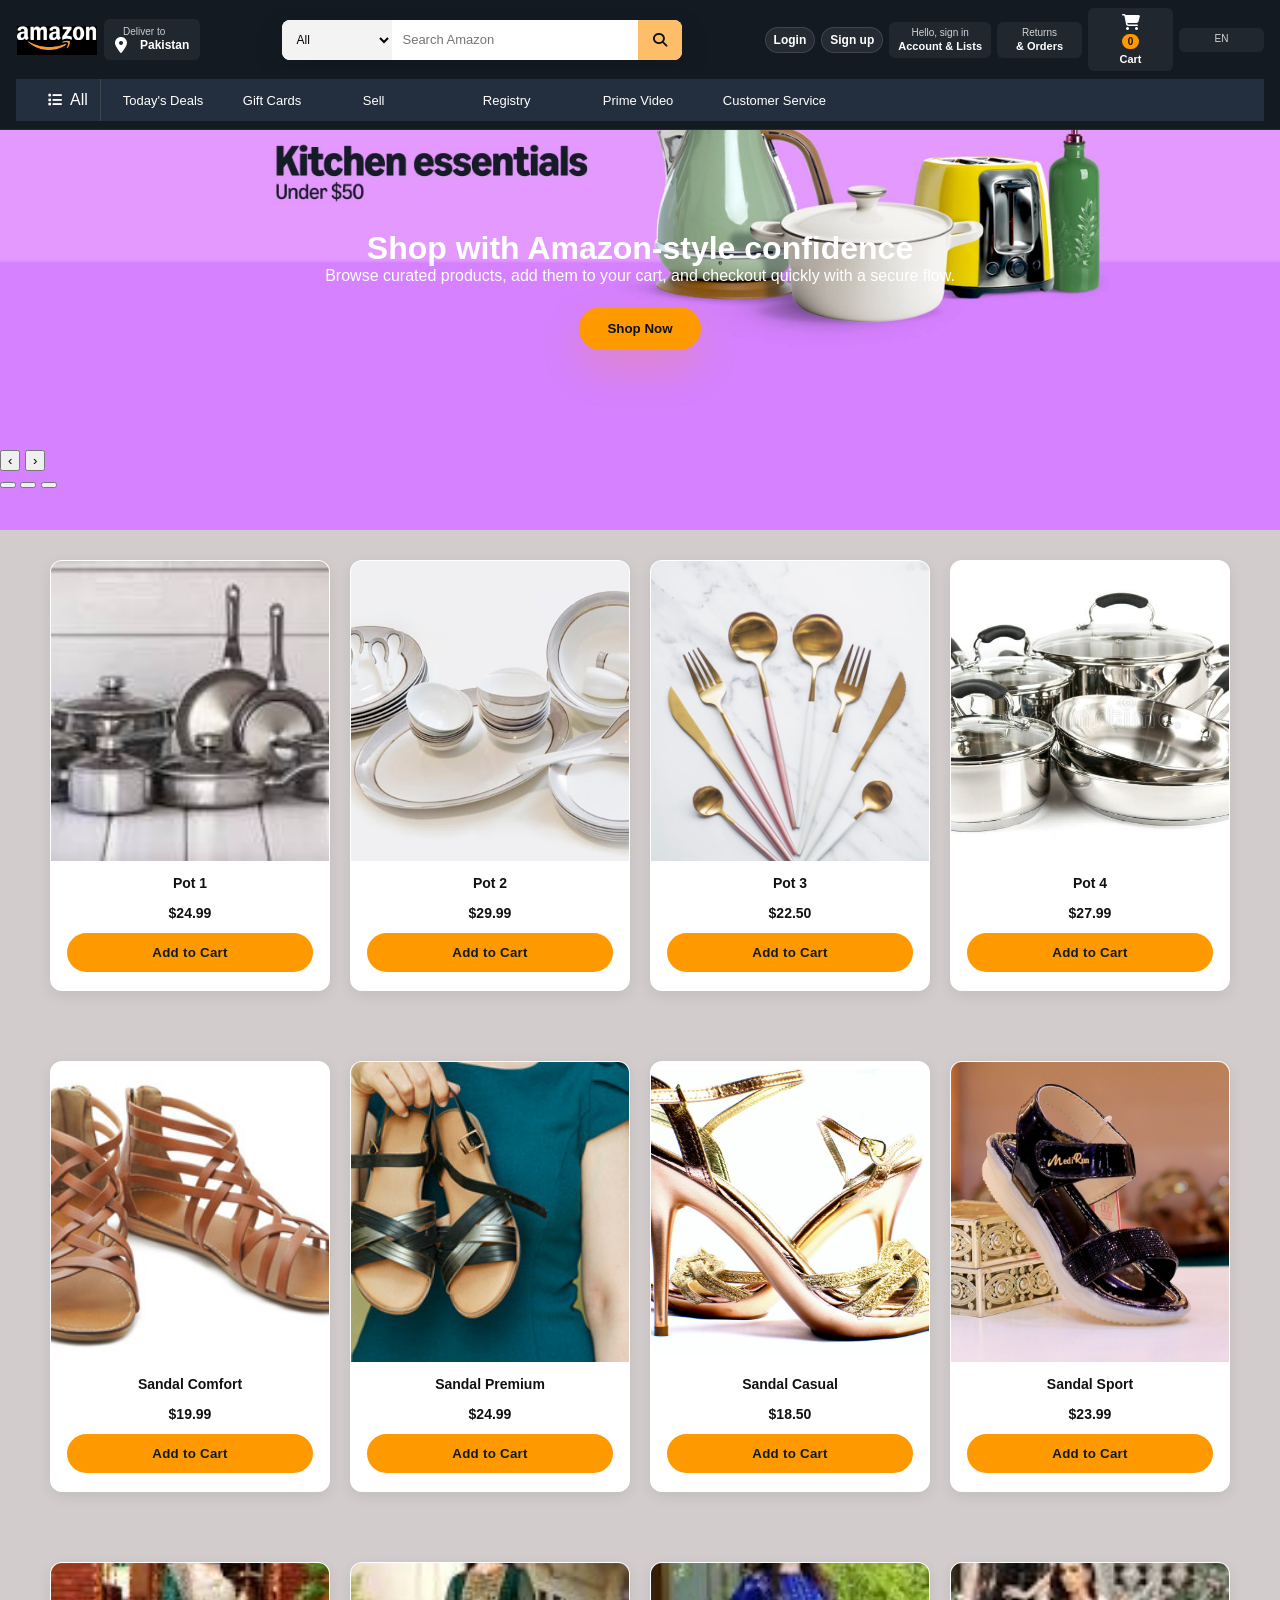
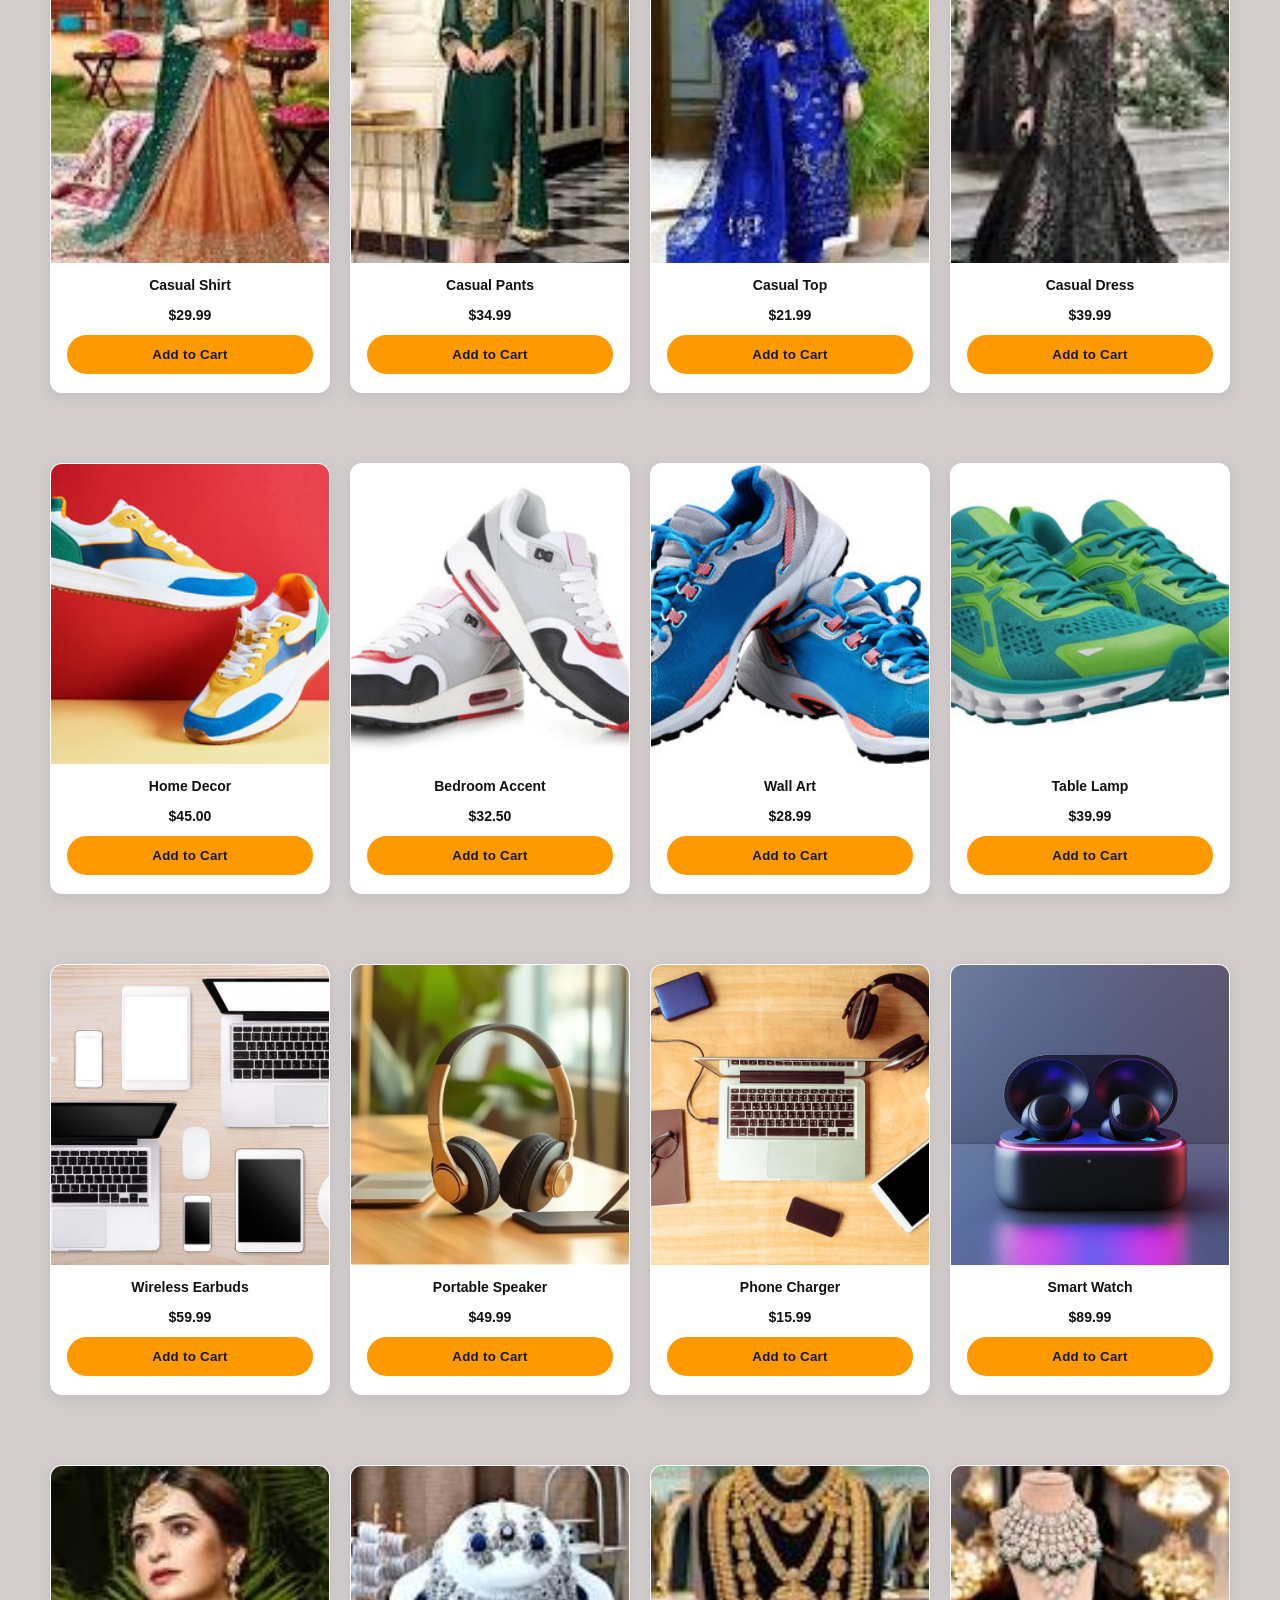
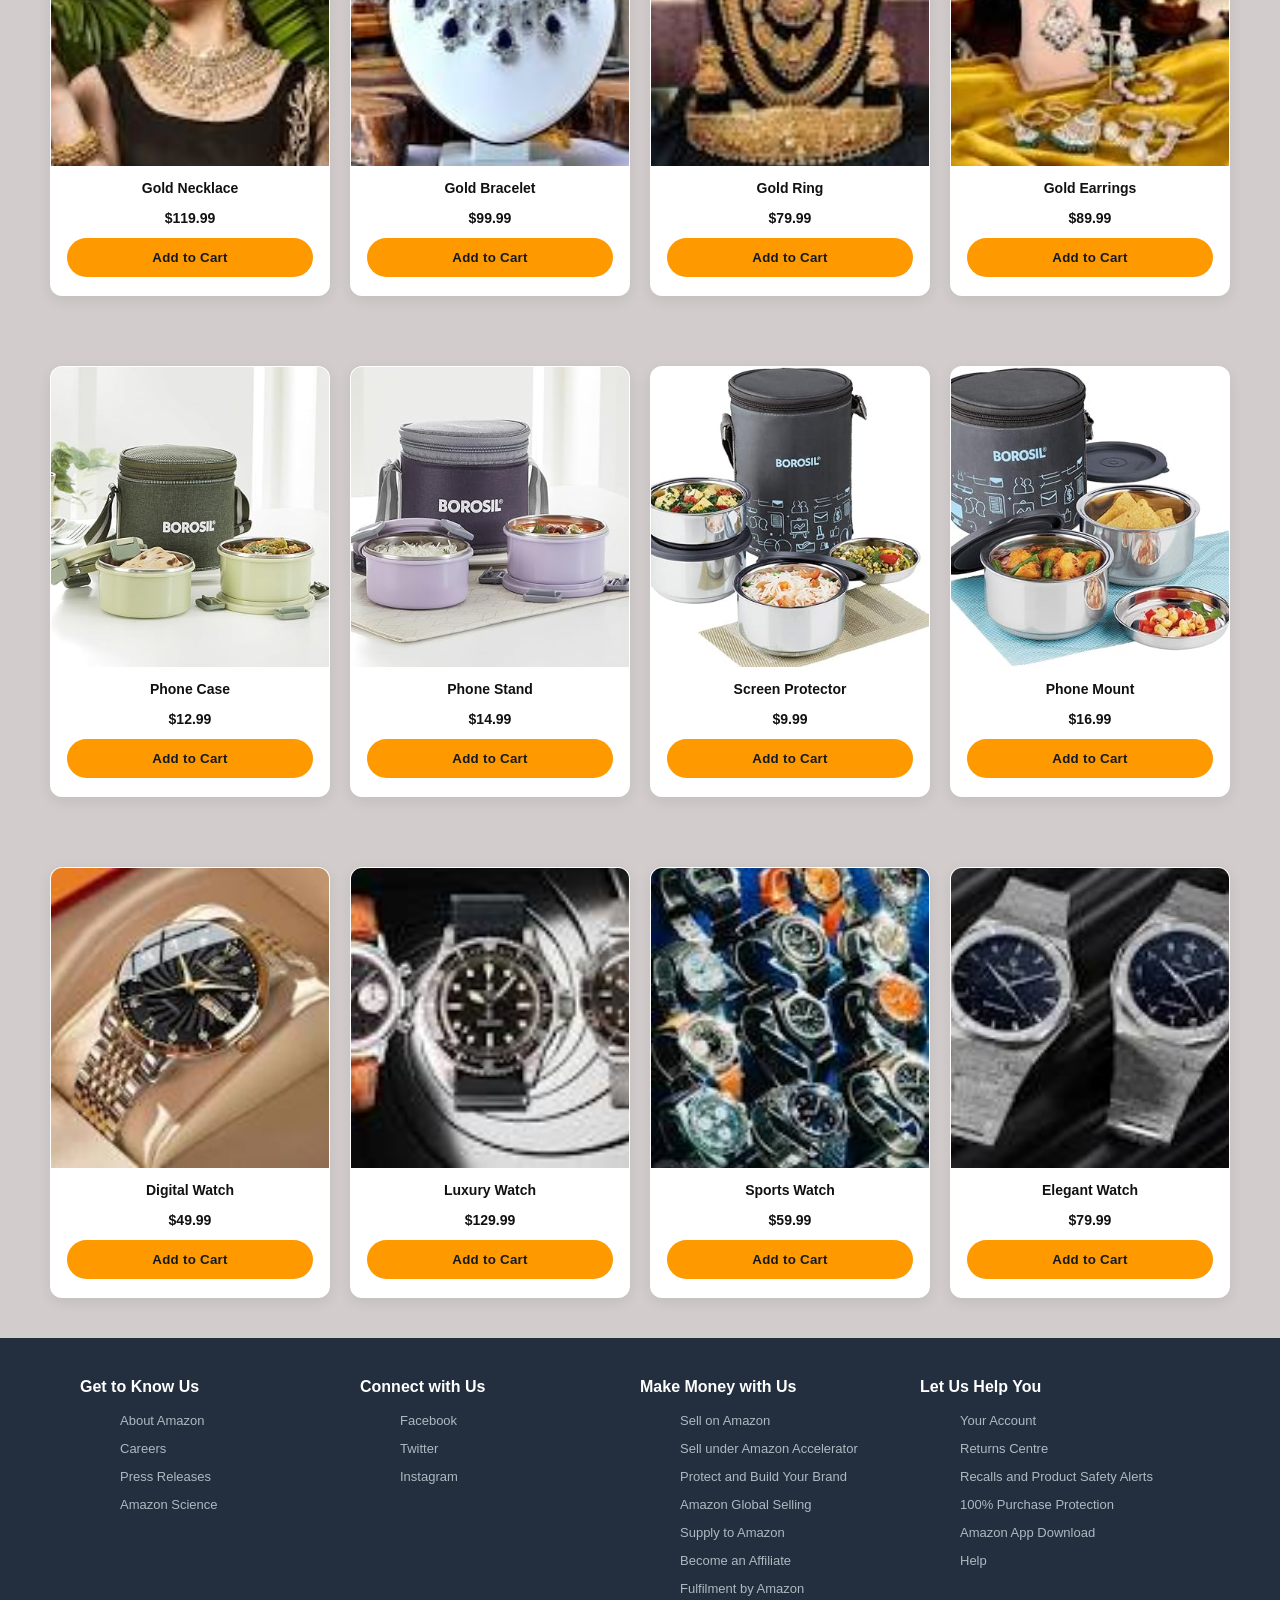
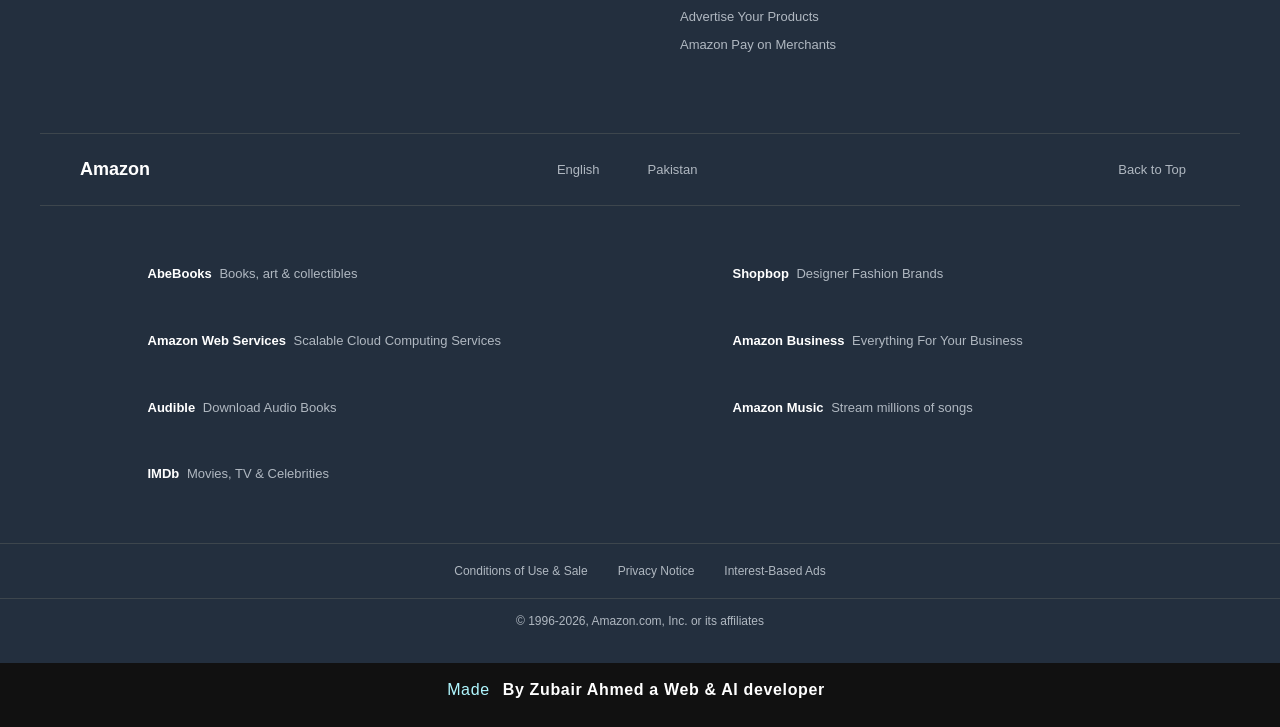
<file: index.html>
<!DOCTYPE html>
<html lang="en">
<head>
    <meta charset="UTF-8">
    <meta name="viewport" content="width=device-width, initial-scale=1.0">
    <title>Amazon Shopping Demo</title>
    <!-- Use a compatible Font Awesome CDN so the icon classes render correctly -->
    <link rel="stylesheet" href="https://cdnjs.cloudflare.com/ajax/libs/font-awesome/6.4.0/css/all.min.css" crossorigin="anonymous" referrerpolicy="no-referrer" />
    <link rel="stylesheet" href="style.css">
    <link rel="stylesheet" href="assets/css/buying-process.css">
</head>
<body id="top">
    <header>
        <div class="navbar">
            <div class="navbar-top">
                <div class="nav-left">
                    <div class="nav-logo border">
                        <div class="logo"></div>
                    </div>
                    <div class="nav-address border">
                        <p class="add-first">Deliver to</p>
                        <div class="add-icon">
                            <i class="fa-solid fa-location-dot"></i>
                            <p class="add-second">Pakistan</p>
                        </div>
                    </div>
                </div>
                <div class="nav-search">
                    <select class="search-select">
                        <option value="All">All</option>
                    </select>
                    <input class="search-input" type="text" placeholder="Search Amazon">
                    <div class="search-icon">
                        <i class="fa-solid fa-magnifying-glass"></i>
                    </div>
                </div>
                <div class="nav-actions">
                    <div class="nav-admin">
                        <a href="#" class="login-link">Login</a>
                        <a href="#" class="signup-link">Sign up</a>
                    </div>
                    <div class="nav-item nav-account">
                        <p class="small">Hello, sign in</p>
                        <p class="big">Account &amp; Lists</p>
                    </div>
                    <div class="nav-item nav-returns">
                        <p class="small">Returns</p>
                        <p class="big">&amp; Orders</p>
                    </div>
                    <div class="nav-item nav-cart">
                        <i class="fa-solid fa-cart-shopping"></i>
                        <span class="cart-count">0</span>
                        <p class="big">Cart</p>
                    </div>
                    <div class="nav-item nav-lang">
                        <p class="small">EN</p>
                    </div>
                </div>
            </div>
            <div class="panel">
                <div class="panel-all">
                    <i class="fa-solid fa-list"></i>
                    All
                </div>
            <div class="panel-links">
                <a href="https://www.amazon.com/gp/goldbox?ref_=nav_cs_gb">Today's Deals</a>
                <a href="https://www.amazon.com/gift-cards/b/?ie=UTF8&node=2238192011&ref_=nav_cs_gc">Gift Cards</a>
                <a href="https://www.amazon.com/b/?_encoding=UTF8&ld=AZUSSOA-sell&node=12766669011&ref_=nav_cs_sell">Sell</a>
                <a href="https://www.amazon.com/gp/browse.html?node=16115931011&ref_=nav_cs_registry">Registry</a>
                <a href="https://www.amazon.com/Amazon-Video/b/?ie=UTF8&node=2858778011&ref_=nav_cs_prime_video">Prime Video</a>
                <a href="https://www.amazon.com/gp/help/customer/display.html?nodeId=508510&ref_=nav_cs_customerservice">Customer Service</a>
            </div>
        </div>
    </header>
    <div class="hero-sec">
        <div class="hero-slider">
            <div class="hero-slide" style="background-image:url('images/amazonlogo.jpg');"></div>
            <div class="hero-slide" style="background-image:url('images/w3.jpg');"></div>
            <div class="hero-slide" style="background-image:url('images/amazonlogo2.jpg');"></div>
        </div>
        <div class="hero-content">
            <h1>Shop with Amazon-style confidence</h1>
            <p>Browse curated products, add them to your cart, and checkout quickly with a secure flow.</p>
            <button class="shop-now">Shop Now</button>
        </div>
        <div class="hero-controls">
            <button class="hero-nav hero-prev" type="button" aria-label="Previous slide">‹</button>
            <button class="hero-nav hero-next" type="button" aria-label="Next slide">›</button>
        </div>
        <div class="hero-dot-nav" aria-label="Slide navigation">
            <button class="hero-dot active" type="button" data-slide="0" aria-label="Slide 1"></button>
            <button class="hero-dot" type="button" data-slide="1" aria-label="Slide 2"></button>
            <button class="hero-dot" type="button" data-slide="2" aria-label="Slide 3"></button>
        </div>
    </div>

    <section class="shop-sect">
        <div class="shop-card cat-pots">
            <img src="images/pot1.jpg" alt="Pot 1">
            <p>Pot 1</p>
        </div>
        <div class="shop-card cat-pots">
            <img src="images/pot2.jpg" alt="Pot 2">
            <p>Pot 2</p>
        </div>
        <div class="shop-card cat-pots">
            <img src="images/pot3.jpg" alt="Pot 3">
            <p>Pot 3</p>
        </div>
        <div class="shop-card cat-pots">
            <img src="images/pot4.jpg" alt="Pot 4">
            <p>Pot 4</p>
        </div>
    </section>

    <section class="shop-sect">
        <div class="shop-card cat-footwear">
            <img src="images/sandle1.jpg" alt="Sandal Comfort">
            <p>Sandal Comfort</p>
        </div>
        <div class="shop-card cat-footwear">
            <img src="images/sandle2.jpg" alt="Sandal Premium">
            <p>Sandal Premium</p>
        </div>
        <div class="shop-card cat-footwear">
            <img src="images/sandle3.jpg" alt="Sandal Casual">
            <p>Sandal Casual</p>
        </div>
        <div class="shop-card cat-footwear">
            <img src="images/sandle4.jpg" alt="Sandal Sport">
            <p>Sandal Sport</p>
        </div>
    </section>
    <section class="shop-sect">
        <div class="shop-card cat-clothing">
            <img src="images/c4.jpg" alt="Casual Shirt">
            <p>Casual Shirt</p>
        </div>
        <div class="shop-card cat-clothing">
            <img src="images/c3.jpg" alt="Casual Pants">
            <p>Casual Pants</p>
        </div>
        <div class="shop-card cat-clothing">
            <img src="images/c2.jpg" alt="Casual Top">
            <p>Casual Top</p>
        </div>
        <div class="shop-card cat-clothing">
            <img src="images/c1.jpg" alt="Casual Dress">
            <p>Casual Dress</p>
        </div>
    </section>
    <section class="shop-sect">
        <div class="shop-card cat-home">
            <img src="images/image7.jpg" alt="Home Decor">
            <p>Home Decor</p>
        </div>
        <div class="shop-card cat-home">
            <img src="images/image6.jpg" alt="Bedroom Accent">
            <p>Bedroom Accent</p>
        </div>
        <div class="shop-card cat-home">
            <img src="images/image5.jpg" alt="Wall Art">
            <p>Wall Art</p>
        </div>
        <div class="shop-card cat-home">
            <img src="images/image4.jpg" alt="Table Lamp">
            <p>Table Lamp</p>
        </div>
    </section>
     <section class="shop-sect">
        <div class="shop-card cat-electronics">
            <img src="images/electronic6.jpg" alt="Wireless Earbuds">
            <p>Wireless Earbuds</p>
        </div>
        <div class="shop-card cat-electronics">
            <img src="images/electronic4.jpg" alt="Portable Speaker">
            <p>Portable Speaker</p>
        </div>
        <div class="shop-card cat-electronics">
            <img src="images/electronic3.jpg" alt="Phone Charger">
            <p>Phone Charger</p>
        </div>
        <div class="shop-card cat-electronics">
            <img src="images/electronic5.jpg" alt="Smart Watch">
            <p>Smart Watch</p>
        </div>
    </section>
    <section class="shop-sect">
        <div class="shop-card cat-jewelry">
            <img src="images/gold4.jpg" alt="Gold Necklace">
            <p>Gold Necklace</p>
        </div>
        <div class="shop-card cat-jewelry">
            <img src="images/gold3.jpg" alt="Gold Bracelet">
            <p>Gold Bracelet</p>
        </div>
        <div class="shop-card cat-jewelry">
            <img src="images/gold2.jpg" alt="Gold Ring">
            <p>Gold Ring</p>
        </div>
        <div class="shop-card cat-jewelry">
            <img src="images/gold1.jpg" alt="Gold Earrings">
            <p>Gold Earrings</p>
        </div>
    </section>
     <section class="shop-sect">
        <div class="shop-card cat-accessories">
            <img src="images/p3.jpg" alt="Phone Case">
            <p>Phone Case</p>
        </div>
        <div class="shop-card cat-accessories">
            <img src="images/p4.jpg" alt="Phone Stand">
            <p>Phone Stand</p>
        </div>
        <div class="shop-card cat-accessories">
            <img src="images/p2.jpg" alt="Screen Protector">
            <p>Screen Protector</p>
        </div>
        <div class="shop-card cat-accessories">
            <img src="images/p.jpg" alt="Phone Mount">
            <p>Phone Mount</p>
        </div>
    </section>
    <section class="shop-sect">
        <div class="shop-card cat-watches">
            <img src="images/w4.jpg" alt="Digital Watch">
            <p>Digital Watch</p>
        </div>
        <div class="shop-card cat-watches">
            <img src="images/w3.jpg" alt="Luxury Watch">
            <p>Luxury Watch</p>
        </div>
        <div class="shop-card cat-watches">
            <img src="images/w2.jpg" alt="Sports Watch">
            <p>Sports Watch</p>
        </div>
        <div class="shop-card cat-watches">
            <img src="images/w1.jpg" alt="Elegant Watch">
            <p>Elegant Watch</p>
        </div>
    </section>

    <div class="cart-drawer hidden" id="cartDrawer" aria-hidden="true">
        <div class="cart-backdrop" data-action="close"></div>
        <aside class="cart-panel" role="dialog" aria-label="Shopping cart overview">
            <button class="cart-close" data-action="close" aria-label="Close cart">×</button>
            <h2>Your cart</h2>
            <div class="cart-items" id="cartItems"></div>
            <div class="cart-summary">
                <div class="summary-row">
                    <span>Estimated total</span>
                    <strong id="cartTotal">$0.00</strong>
                </div>
                <button class="checkout-btn" id="checkoutBtn">Proceed to checkout</button>
            </div>
        </aside>
    </div>

    <footer class="footer">
        <div class="footer-content">
            <div class="footer-column">
                <h3>Get to Know Us</h3>
                <ul>
                    <li><a href="https://www.aboutamazon.in/?utm_source=gateway&utm_medium=footer">About Amazon</a></li>
                    <li><a href="https://amazon.jobs/">Careers</a></li>
                    <li><a href="https://press.aboutamazon.in/?utm_source=gateway&utm_medium=footer">Press Releases</a></li>
                    <li><a href="https://www.amazon.science/">Amazon Science</a></li>
                </ul>
            </div>

            <div class="footer-column">
                <h3>Connect with Us</h3>
                <ul>
                    <li><a href="https://www.facebook.com/AmazonIN">Facebook</a></li>
                    <li><a href="https://x.com/AmazonIN">Twitter</a></li>
                    <li><a href="https://www.instagram.com/amazondotin">Instagram</a></li>
                </ul>
            </div>

            <div class="footer-column">
                <h3>Make Money with Us</h3>
                <ul>
                    <li><a href="https://www.amazon.in/b/?node=2838698031&ld=AZINSOANavDesktopFooter_C&ref_=nav_footer_sell_C">Sell on Amazon</a></li>
                    <li><a href="https://accelerator.amazon.in/?ref_=map_1_b2b_GW_FT">Sell under Amazon Accelerator</a></li>
                    <li><a href="https://brandservices.amazon.in/?ref=AOINABRLGNRFOOT&ld=AOINABRLGNRFOOT">Protect and Build Your Brand</a></li>
                    <li><a href="https://sell.amazon.in/grow-your-business/amazon-global-selling.html?ld=AZIN_Footer_V1&ref=AZIN_Footer_V1">Amazon Global Selling</a></li>
                    <li><a href="https://supply.amazon.com/?ref_=footer_sta&lang=en-IN">Supply to Amazon</a></li>
                    <li><a href="https://affiliate-program.amazon.in/?utm_campaign=assocshowcase&utm_medium=footer&utm_source=GW&ref_=footer_assoc">Become an Affiliate</a></li>
                    <li><a href="https://services.amazon.in/services/fulfilment-by-amazon/benefits.html/ref=az_footer_fba?ld=AWRGINFBAfooter">Fulfilment by Amazon</a></li>
                    <li><a href="https://advertising.amazon.in/?ref=Amz.in">Advertise Your Products</a></li>
                    <li><a href="https://www.amazonpay.in/merchant">Amazon Pay on Merchants</a></li>
                </ul>
            </div>

            <div class="footer-column">
                <h3>Let Us Help You</h3>
                <ul>
                    <li><a href="https://www.amazon.in/gp/css/homepage.html?ref_=footer_ya">Your Account</a></li>
                    <li><a href="https://www.amazon.in/gp/css/returns/homepage.html?ref_=footer_hy_f_4">Returns Centre</a></li>
                    <li><a href="https://www.amazon.in/your-product-safety-alerts?ref_=footer_bsx_ypsa">Recalls and Product Safety Alerts</a></li>
                    <li><a href="https://www.amazon.in/gp/help/customer/display.html?nodeId=201083470&ref_=footer_swc">100% Purchase Protection</a></li>
                    <li><a href="https://www.amazon.in/gp/browse.html?node=6967393031&ref_=footer_mobapp">Amazon App Download</a></li>
                    <li><a href="https://www.amazon.in/gp/help/customer/display.html?nodeId=200507590&ref_=footer_gw_m_b_he">Help</a></li>
                </ul>
            </div>
        </div>

        <div class="footer-bottom">
            <div class="footer-logo">
                <a href="https://www.amazon.in/ref=footer_logo">Amazon</a>
            </div>
            <div class="footer-options">
                <a href="https://www.amazon.in/customer-preferences/edit?ie=UTF8&preferencesReturnUrl=%2F&ref_=footer_lang">English</a>
                <a href="https://www.amazon.in/customer-preferences/country?ie=UTF8&preferencesReturnUrl=%2F&ref_=footer_icp_cp">Pakistan</a>
            </div>
            <div class="back-to-top">
                <a href="#top">Back to Top</a>
            </div>
        </div>

        <div class="footer-links">
            <div class="footer-links-column">
                <a href="https://www.abebooks.com/"><strong>AbeBooks</strong> Books, art & collectibles</a>
                <a href="https://aws.amazon.com/what-is-cloud-computing/?sc_channel=EL&sc_campaign=IN_amazonfooter"><strong>Amazon Web Services</strong> Scalable Cloud Computing Services</a>
                <a href="https://www.audible.in/"><strong>Audible</strong> Download Audio Books</a>
                <a href="https://www.imdb.com/"><strong>IMDb</strong> Movies, TV & Celebrities</a>
            </div>
            <div class="footer-links-column">
                <a href="https://www.shopbop.com/"><strong>Shopbop</strong> Designer Fashion Brands</a>
                <a href="https://www.amazon.in/business?ref=footer_aingw"><strong>Amazon Business</strong> Everything For Your Business</a>
                <a href="https://www.amazon.in/music/player?ref=footer_apm"><strong>Amazon Music</strong> Stream millions of songs</a>
            </div>
        </div>

        <div class="footer-legal">
            <a href="https://www.amazon.in/gp/help/customer/display.html?nodeId=200545940&ref_=footer_cou">Conditions of Use & Sale</a>
            <a href="https://www.amazon.in/gp/help/customer/display.html?nodeId=200534380&ref_=footer_privacy">Privacy Notice</a>
            <a href="https://www.amazon.in/gp/help/customer/display.html?nodeId=202075050&ref_=footer_iba">Interest-Based Ads</a>
        </div>

        <div class="footer-copyright">
            <p>© 1996-2026, Amazon.com, Inc. or its affiliates</p>
        </div>
    </footer>
    <div class="created-by">
        <p>Made <span class="author-name"> By Zubair Ahmed a Web & AI developer</span></p>
    </div>
    <script>
        const heroSlider = document.querySelector('.hero-slider');
        const heroDots = document.querySelectorAll('.hero-dot');
        const prevHero = document.querySelector('.hero-prev');
        const nextHero = document.querySelector('.hero-next');
        let heroIndex = 0;
        const heroCount = heroDots.length;

        function setHeroSlide(index) {
            heroIndex = (index + heroCount) % heroCount;
            heroSlider.style.transform = `translateX(-${heroIndex * 100}%)`;
            heroDots.forEach((dot, dotIndex) => {
                dot.classList.toggle('active', dotIndex === heroIndex);
            });
        }

        function resetHeroAuto() {
            clearInterval(window.heroAutoRotate);
            window.heroAutoRotate = setInterval(() => setHeroSlide(heroIndex + 1), 5000);
        }

        if (heroSlider && heroDots.length) {
            prevHero?.addEventListener('click', () => {
                setHeroSlide(heroIndex - 1);
                resetHeroAuto();
            });
            nextHero?.addEventListener('click', () => {
                setHeroSlide(heroIndex + 1);
                resetHeroAuto();
            });
            heroDots.forEach((dot) => {
                dot.addEventListener('click', () => {
                    setHeroSlide(Number(dot.dataset.slide));
                    resetHeroAuto();
                });
            });
            // initialize to first slide and start auto-rotate
            setHeroSlide(0);
            window.heroAutoRotate = setInterval(() => setHeroSlide(heroIndex + 1), 5000);
        }
    </script>
    <script src="assets/js/cart.js" defer></script>
    <script src="assets/js/auth.js" defer></script>
</body>
</html>
</file>
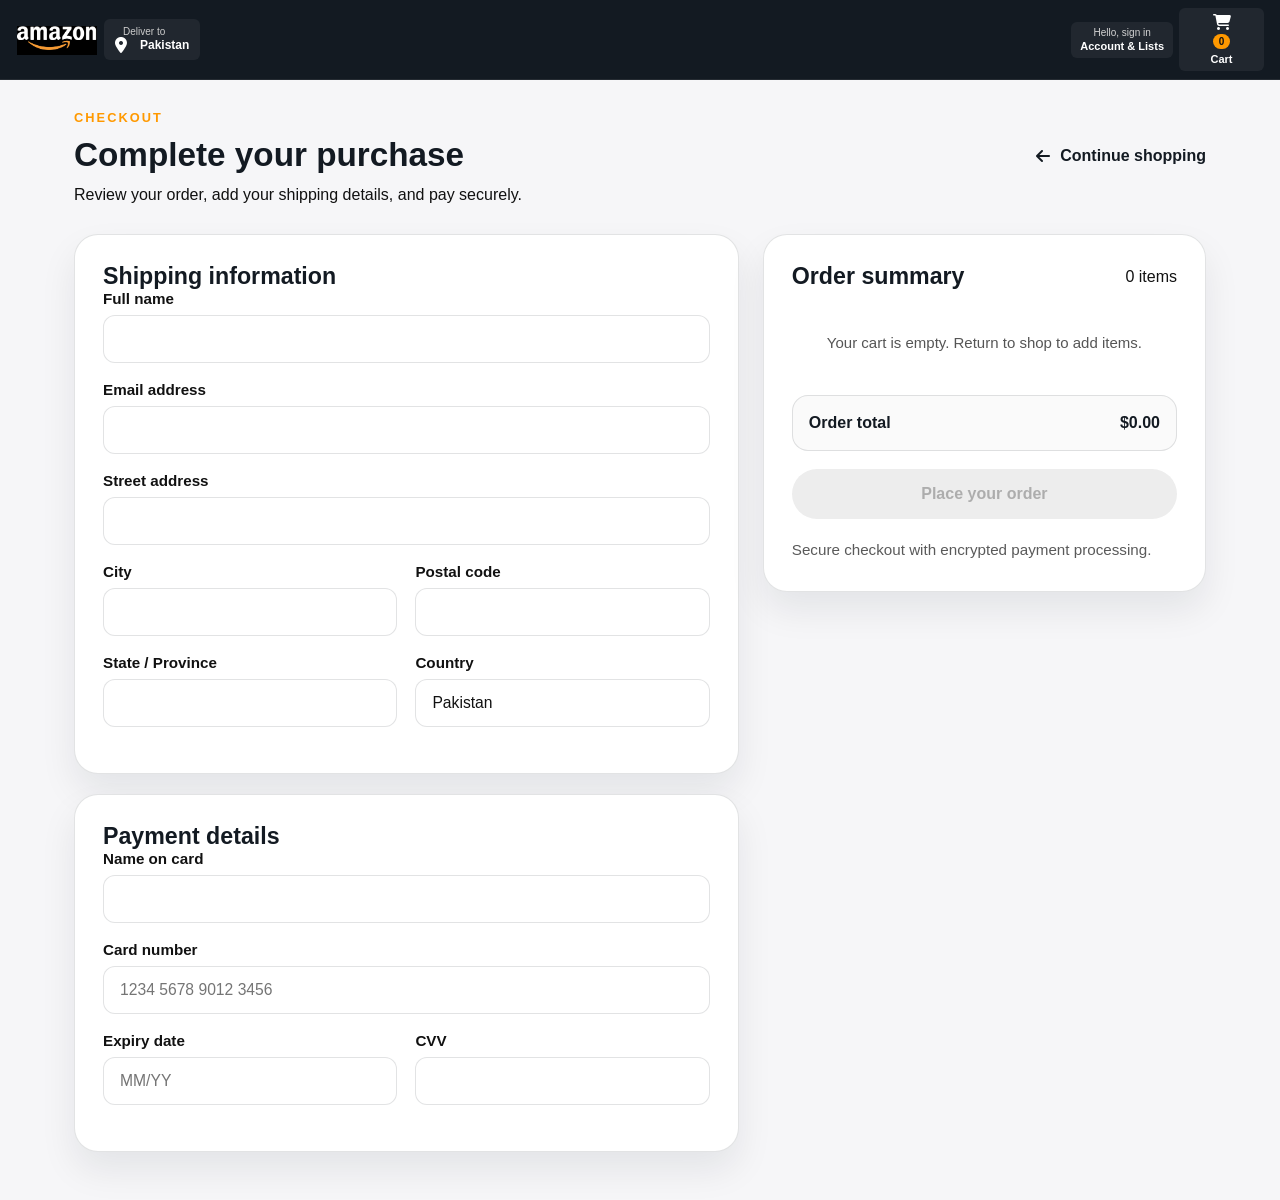
<file: checkout/index.html>
<!DOCTYPE html>
<html lang="en">
<head>
    <meta charset="UTF-8">
    <meta name="viewport" content="width=device-width, initial-scale=1.0">
    <title>Checkout - Amazon Demo</title>
    <link rel="stylesheet" href="../style.css">
    <link rel="stylesheet" href="../assets/css/checkout.css">
    <link rel="stylesheet" href="https://cdnjs.cloudflare.com/ajax/libs/font-awesome/6.4.0/css/all.min.css" crossorigin="anonymous" referrerpolicy="no-referrer" />
</head>
<body id="top">
    <header>
        <div class="navbar">
            <div class="navbar-top">
                <div class="nav-left">
                    <div class="nav-logo border">
                        <div class="logo"></div>
                    </div>
                    <div class="nav-address border">
                        <p class="add-first">Deliver to</p>
                        <div class="add-icon">
                            <i class="fa-solid fa-location-dot"></i>
                            <p class="add-second">Pakistan</p>
                        </div>
                    </div>
                </div>
                <div class="nav-actions">
                    <div class="nav-item nav-account">
                        <p class="small">Hello, sign in</p>
                        <p class="big">Account &amp; Lists</p>
                    </div>
                    <div class="nav-item nav-cart">
                        <i class="fa-solid fa-cart-shopping"></i>
                        <span class="cart-count">0</span>
                        <p class="big">Cart</p>
                    </div>
                </div>
            </div>
        </div>
    </header>

    <main class="checkout-page">
        <div class="checkout-hero">
            <div>
                <span class="section-tag">Checkout</span>
                <h1>Complete your purchase</h1>
                <p>Review your order, add your shipping details, and pay securely.</p>
            </div>
            <a class="back-link" href="../index.html"><i class="fa-solid fa-arrow-left"></i> Continue shopping</a>
        </div>

        <div class="checkout-layout">
            <section class="checkout-form-section">
                <div class="checkout-card">
                    <h2>Shipping information</h2>
                    <form id="checkoutForm">
                        <div class="input-group">
                            <label for="fullName">Full name</label>
                            <input id="fullName" name="fullName" type="text" required>
                        </div>
                        <div class="input-group">
                            <label for="email">Email address</label>
                            <input id="email" name="email" type="email" required>
                        </div>
                        <div class="input-group">
                            <label for="address">Street address</label>
                            <input id="address" name="address" type="text" required>
                        </div>
                        <div class="input-row">
                            <div class="input-group">
                                <label for="city">City</label>
                                <input id="city" name="city" type="text" required>
                            </div>
                            <div class="input-group">
                                <label for="postal">Postal code</label>
                                <input id="postal" name="postal" type="text" required>
                            </div>
                        </div>
                        <div class="input-row">
                            <div class="input-group">
                                <label for="state">State / Province</label>
                                <input id="state" name="state" type="text" required>
                            </div>
                            <div class="input-group">
                                <label for="country">Country</label>
                                <input id="country" name="country" type="text" value="Pakistan" required>
                            </div>
                        </div>
                    </form>
                </div>

                <div class="checkout-card">
                    <h2>Payment details</h2>
                    <form id="paymentForm">
                        <div class="input-group">
                            <label for="cardName">Name on card</label>
                            <input id="cardName" name="cardName" type="text" required>
                        </div>
                        <div class="input-group">
                            <label for="cardNumber">Card number</label>
                            <input id="cardNumber" name="cardNumber" type="text" inputmode="numeric" maxlength="19" placeholder="1234 5678 9012 3456" required>
                        </div>
                        <div class="input-row">
                            <div class="input-group">
                                <label for="expiry">Expiry date</label>
                                <input id="expiry" name="expiry" type="text" placeholder="MM/YY" maxlength="5" required>
                            </div>
                            <div class="input-group">
                                <label for="cvv">CVV</label>
                                <input id="cvv" name="cvv" type="password" maxlength="4" inputmode="numeric" required>
                            </div>
                        </div>
                    </form>
                </div>
            </section>

            <aside class="order-summary-section">
                <div class="checkout-card summary-card">
                    <div class="summary-header">
                        <h2>Order summary</h2>
                        <span id="summaryItemCount">0 items</span>
                    </div>
                    <div class="summary-list" id="summaryList"></div>
                    <div class="summary-total">
                        <span>Order total</span>
                        <strong id="summaryTotal">$0.00</strong>
                    </div>
                    <button class="checkout-btn" id="placeOrderBtn">Place your order</button>
                    <p class="checkout-note">Secure checkout with encrypted payment processing.</p>
                </div>
            </aside>
        </div>
    </main>

    <script src="../assets/js/checkout.js" defer></script>
</body>
</html>
</file>
<file: style.css>
*{
    margin: 0;
    box-sizing: border-box;
}

body {
    font-family: Arial, Helvetica, sans-serif;
    background: #f2f2f4;
    color: #111;
}

header {
    background: #131a22;
}

@keyframes slideIn {
    from {
        transform: translateY(10px);
        opacity: 0;
    }
    to {
        transform: translateY(0);
        opacity: 1;
    }
}

@keyframes glow {
    0% {
        box-shadow: 0 0 5px rgba(0, 255, 255, 0.3);
    }
    50% {
        box-shadow: 0 0 15px rgba(0, 255, 255, 0.6);
    }
    100% {
        box-shadow: 0 0 5px rgba(0, 255, 255, 0.3);
    }
}

@keyframes shimmer {
    0% {
        background-position: -1000px 0;
    }
    100% {
        background-position: 1000px 0;
    }
}

@keyframes spin {
    from {
        transform: rotate(0deg);
    }
    to {
        transform: rotate(360deg);
    }
}
.navbar{
    background-color: #131a22;
    color: white;
    display: flex;
    flex-direction: column;
    gap: 8px;
    padding: 8px 16px;
    border-bottom: 1px solid rgba(255,255,255,0.08);
}

.navbar-top{
    display: flex;
    flex-wrap: nowrap;
    align-items: center;
    justify-content: space-between;
    gap: 8px;
    overflow-x: auto;
}

.nav-left{
    display: flex;
    align-items: center;
    gap: 8px;
    flex-shrink: 0;
}

.nav-address{
    display: flex;
    flex-direction: column;
    justify-content: center;
    padding: 6px 10px;
    background: rgba(255, 255, 255, 0.06);
    border-radius: 6px;
    min-width: 90px;
    flex-shrink: 0;
}

.nav-logo{
    height: 40px;
    width: 80px;
    flex-shrink: 0;
}

.logo{
    background-image:url(images/logo.jpg);
    background-position: center;
    background-repeat: no-repeat;
    background-size: contain;
    height: 40px;
    width: 80px;
}
.border{
    border: 1px solid transparent;
    transition: all 300ms cubic-bezier(0.34, 1.56, 0.64, 1);
}
.border:hover{
    border: 2px solid aqua;
    animation: glow 1.5s ease-in-out infinite;
}
/* box2 */

.add-first{
    font-size: 10px;
    color: #cccccc;
    margin-left: 8px;
}
.add-second{
    font-size: 12px;
    font-weight: bold;
    margin-left: 8px;
}
.add-icon{
    display: flex;
    align-items: center;
    gap: 5px;
}
/* box3 */

.nav-search{
     display: flex;
     align-items: center;
     margin: 0;
     flex: 0 1 400px;
     max-width: 500px;
     min-width: 220px;
     height: 40px;
     gap: 0;
     background: #fff;
     border-radius: 8px;
     overflow: hidden;
     box-shadow: 0 8px 30px rgba(0, 0, 0, 0.12);
 }

/* Search bar pieces */
.nav-search .search-select{
    height: 40px;
    padding: 0 10px;
    border: none;
    background: #f3f3f3;
    font-size: 12px;
    border-radius: 0;
    min-width: 110px;
}
.nav-search .search-input{
    flex: 1;
    height: 40px;
    padding: 0 10px;
    border: none;
    font-size: 13px;
}
.nav-search .search-icon{
    height: 40px;
    width: 44px;
    display: flex;
    align-items: center;
    justify-content: center;
    background: #febd69;
    color: #111;
    border: none;
    cursor: pointer;
    font-size: 14px;
}

.nav-search .search-input:focus{
    outline: none;
}

.nav-search:hover .search-select,
.nav-search:hover .search-input,
.nav-search:hover .search-icon{
    box-shadow: 0 4px 12px rgba(0, 0, 0, 0.15);
}

/* Navbar action items below the search bar */
.nav-actions{
    display: flex;
    flex-wrap: nowrap;
    align-items: center;
    justify-content: flex-end;
    gap: 6px;
    color: white;
    flex-shrink: 0;
}

.nav-admin{
    display: flex;
    gap: 6px;
    align-items: center;
    flex-shrink: 0;
}

.nav-admin a{
    color: #ffffff;
    text-decoration: none;
    font-weight: 700;
    padding: 5px 8px;
    border-radius: 999px;
    background: rgba(255,255,255,0.08);
    border: 1px solid rgba(255,255,255,0.12);
    transition: background 160ms ease, color 160ms ease, transform 160ms ease;
    font-size: 12px;
    white-space: nowrap;
}

.nav-admin a:hover{
    background: rgba(255,255,255,0.18);
    color: #111;
    transform: translateY(-1px);
}

.nav-item{
    display: flex;
    flex-direction: column;
    align-items: center;
    justify-content: center;
    text-align: center;
    color: white;
    cursor: pointer;
    padding: 5px 8px;
    border: 1px solid transparent;
    transition: all 180ms ease;
    border-radius: 6px;
    background: rgba(255,255,255,0.06);
    min-width: 85px;
    flex-shrink: 0;
}

.nav-item:hover{
    background: rgba(255,255,255,0.12);
    border-color: rgba(255,255,255,0.16);
    transform: translateY(-1px);
    box-shadow: 0 10px 18px rgba(0, 0, 0, 0.12);
}
.nav-item .small{
    font-size: 10px;
    color: #d5d5d5;
    line-height: 1;
    margin-bottom: 2px;
}
.nav-item .big{
    font-size: 11px;
    font-weight: bold;
    line-height: 1.1;
}
.nav-cart{
    display: flex;
    align-items: center;
    gap: 4px;
    transition: all 180ms ease;
}
.nav-cart .cart-count{
    background: #ff9900;
    color: #111;
    padding: 2px 6px;
    border-radius: 999px;
    font-weight: bold;
    font-size: 10px;
}

.nav-address{
    cursor: pointer;
    transition: background 200ms ease, box-shadow 200ms ease;
}
.nav-address:hover{
    background: rgba(255, 255, 255, 0.12);
    box-shadow: 0 8px 20px rgba(0, 0, 0, 0.12);
}
.nav-address:hover .add-second{
    color: #ffd700;
}

/* Hover and active states for nav items */
.nav-item:active{
    transform: translateY(0);
}
.nav-item:hover .big{
    color: #ffd700;
}
.nav-cart:hover{
    transform: translateY(-1px) scale(1.01);
    box-shadow: 0 10px 18px rgba(0, 0, 0, 0.12);
}

/* Second Navbar Panel */
.panel{
    height: 42px;
    background-color: #232f3e;
    color: white;
    display: flex;
    align-items: center;
    padding: 0 20px;
    gap: 0;
}

.panel-all{
    display: flex;
    align-items: center;
    gap: 8px;
    padding: 0 12px;
    height: 100%;
    border-right: 1px solid #3d464d;
    cursor: pointer;
    transition: background 150ms ease;
}

.panel-all:hover{
    background-color: rgba(0, 255, 255, 0.15);
    color: #00ffff;
    transform: scale(1.06);
    box-shadow: 0 4px 12px rgba(0, 255, 255, 0.4);
    transition: all 300ms cubic-bezier(0.34, 1.56, 0.64, 1);
}

.panel-all i{
    font-size: 14px;
}

.panel-links{
    display: flex;
    align-items: center;
    gap: 0;
    flex: 1;
    height: 100%;
    padding-left: 10px;
    overflow-x: auto;
    scroll-behavior: smooth;
    -webkit-overflow-scrolling: touch;
}

.panel-links::-webkit-scrollbar{
    height: 6px;
}

.panel-links::-webkit-scrollbar-thumb{
    background: rgba(255, 255, 255, 0.22);
    border-radius: 999px;
}

.panel-links::-webkit-scrollbar-track{
    background: transparent;
}

.panel-links a{
    color: white;
    text-decoration: none;
    padding: 0 12px;
    min-width: 120px;
    height: 100%;
    display: flex;
    align-items: center;
    font-size: 13px;
    transition: color 200ms ease, transform 200ms ease;
    white-space: nowrap;
    position: relative;
}

.panel-links a::before{
    content: '';
    position: absolute;
    bottom: 0;
    left: 15px;
    right: 15px;
    height: 2px;
    background: #00ffff;
    transform: scaleX(0);
    transform-origin: left;
    transition: transform 400ms cubic-bezier(0.34, 1.56, 0.64, 1);
}

.panel-links a:hover{
    background-color: rgba(0, 255, 255, 0.15);
    color: #00ffff;
    transform: translateY(-2px);
}

.panel-links a:hover::before{
    transform: scaleX(1);
}
/* hero section */

.hero-sec{
    height: 400px;
    background-image: url(images/heroimg.jpg);
    background-size: cover;
    background-position: center;
}
.hero-content{
    color: white;
    text-align: center;
    padding: 100px 20px;
    justify-content: space-evenly;
}

.shop-now{
    display: inline-flex;
    align-items: center;
    justify-content: center;
    margin-top: 22px;
    padding: 14px 32px;
    border-radius: 999px;
    background: #ff9900;
    color: #111;
    font-weight: 700;
    border: none;
    cursor: pointer;
    transition: transform 200ms ease, background 200ms ease, box-shadow 200ms ease;
}

.shop-now:hover{
    background: #ffc22a;
    transform: translateY(-2px);
    box-shadow: 0 12px 24px rgba(255, 153, 0, 0.24);
}

.buying-process{
    background: #f5f5f5;
    padding: 50px 20px 40px;
    text-align: center;
}

.buying-process h2{
    font-size: 30px;
    margin-bottom: 26px;
    color: #111;
}

.process-steps{
    display: flex;
    flex-wrap: wrap;
    justify-content: center;
    gap: 20px;
    max-width: 1200px;
    margin: 0 auto;
}

.process-step{
    flex: 1 1 220px;
    max-width: 260px;
    background: white;
    border-radius: 18px;
    padding: 24px;
    box-shadow: 0 12px 30px rgba(0, 0, 0, 0.08);
    transition: transform 250ms ease, box-shadow 250ms ease;
}

.process-step:hover{
    transform: translateY(-6px);
    box-shadow: 0 18px 32px rgba(0, 0, 0, 0.12);
}

.step-number{
    display: inline-flex;
    align-items: center;
    justify-content: center;
    width: 44px;
    height: 44px;
    border-radius: 50%;
    background: #00ffff;
    color: #111;
    font-weight: bold;
    margin-bottom: 16px;
}

.process-step h3{
    font-size: 18px;
    margin-bottom: 12px;
}

.process-step p{
    color: #5a5a5a;
    line-height: 1.6;
    font-size: 14px;
}

.shop-sect{
    display: flex;
    flex-wrap: wrap;
    justify-content: center;
    gap: 20px;
    padding: 30px 20px 40px;
    background-color: #d2cccc;
}

.shop-card{
    flex: 1 1 calc(25% - 20px);
    min-width: 220px;
    max-width: 280px;
    background-color: white;
    border-radius: 12px;
    overflow: hidden;
    box-shadow: 0 4px 14px rgba(0,0,0,0.08);
    text-align: center;
    transition: all 350ms cubic-bezier(0.34, 1.56, 0.64, 1);
    position: relative;
    border: 1px solid transparent;
}

.shop-card::before{
    content: '';
    position: absolute;
    top: 0;
    width: 100%;
    height: 100%;
    left: 0;
    background-image: linear-gradient(180deg, var(--hover-bg1, rgba(255,255,255,0.22)) 0%, var(--hover-bg2, rgba(255,255,255,0.36)) 100%);
    background-size: 100% 100%;
    background-position: center;
    transition: opacity 260ms ease, transform 260ms ease;
    z-index: 0;
    opacity: 0;
    pointer-events: none;
    mix-blend-mode: normal;
}

.shop-card > *{
    position: relative;
    z-index: 1;
}

.shop-card:hover::before{
    opacity: 0.7;
}

.shop-card:hover{
    transform: translateY(-8px) scale(1.05) rotateX(5deg);
    box-shadow: 0 28px 80px var(--hover-shadow, rgba(0, 255, 255, 0.46));
    border-color: var(--hover-border, rgba(0, 255, 255, 0.6));
}

/* Category specific hover colors - set CSS variables on each .shop-card */
.shop-card{
    --hover-bg1: rgba(255,255,255,0.12);
    --hover-bg2: rgba(255,255,255,0.32);
    --hover-shadow: rgba(0, 255, 255, 0.32);
    --hover-border: rgba(0,255,255,0.6);
}
.shop-card.cat-electronics{ --hover-bg1: rgba(0,123,255,0.34); --hover-bg2: rgba(0,123,255,0.54); --hover-shadow: rgba(0,123,255,0.46); --hover-border: rgba(0,123,255,0.65); }
.shop-card.cat-jewelry{ --hover-bg1: rgba(255,215,0,0.34); --hover-bg2: rgba(255,215,0,0.54); --hover-shadow: rgba(255,215,0,0.46); --hover-border: rgba(255,215,0,0.65); }
.shop-card.cat-clothing{ --hover-bg1: rgba(255,105,180,0.32); --hover-bg2: rgba(255,105,180,0.52); --hover-shadow: rgba(255,105,180,0.44); --hover-border: rgba(255,105,180,0.65); }
.shop-card.cat-footwear{ --hover-bg1: rgba(34,139,34,0.32); --hover-bg2: rgba(34,139,34,0.52); --hover-shadow: rgba(34,139,34,0.44); --hover-border: rgba(34,139,34,0.65); }
.shop-card.cat-home{ --hover-bg1: rgba(128,0,128,0.30); --hover-bg2: rgba(128,0,128,0.50); --hover-shadow: rgba(128,0,128,0.44); --hover-border: rgba(128,0,128,0.65); }
.shop-card.cat-accessories{ --hover-bg1: rgba(255,69,0,0.32); --hover-bg2: rgba(255,69,0,0.52); --hover-shadow: rgba(255,69,0,0.44); --hover-border: rgba(255,69,0,0.65); }
.shop-card.cat-pots{ --hover-bg1: rgba(0,180,180,0.30); --hover-bg2: rgba(0,180,180,0.50); --hover-shadow: rgba(0,180,180,0.44); --hover-border: rgba(0,180,180,0.65); }
.shop-card.cat-watches{ --hover-bg1: rgba(75,0,130,0.30); --hover-bg2: rgba(75,0,130,0.50); --hover-shadow: rgba(75,0,130,0.44); --hover-border: rgba(75,0,130,0.65); }

/* subtle image lift and saturation on hover */
.shop-card img{
    transition: transform 420ms cubic-bezier(.2,.9,.3,1), filter 420ms ease, opacity 420ms ease;
}
.shop-card:hover img{
    transform: scale(1.03) translateZ(0);
    filter: saturate(1.08) contrast(1.03);
}

.shop-card img{
    width: 100%;
    display: block;
    object-fit: cover;
    border: none;
    height: 300px;
    background-position: center;
    background-size: cover;
    background-color: white;
}

.shop-card p{
    margin: 14px 0 12px;
    font-size: 14px;
    font-weight: bold;
    color: #111;
    transition: all 300ms ease;
}

.add-to-cart{
    display: inline-flex;
    justify-content: center;
    align-items: center;
    width: calc(100% - 30px);
    margin: 0 auto 18px;
    padding: 11px 0;
    border-radius: 999px;
    background: #ff9900;
    color: #111;
    font-weight: 700;
    letter-spacing: 0.02em;
    cursor: pointer;
    border: none;
    transition: transform 180ms ease, background 180ms ease, box-shadow 180ms ease;
}

.add-to-cart:hover{
    background: #ffc22a;
    transform: translateY(-1px);
    box-shadow: 0 12px 20px rgba(255, 153, 0, 0.24);
}

.shop-card:hover p{
    color: #00ffff;
    transform: scale(1.1);
}

.product-price{
    margin: 4px 0 12px;
    font-size: 15px;
    font-weight: 700;
    color: #333;
}

.cart-drawer{
    position: fixed;
    inset: 0;
    display: grid;
    place-items: center end;
    pointer-events: none;
    z-index: 1500;
}

.cart-drawer.hidden{
    display: none;
}

.cart-backdrop{
    position: absolute;
    inset: 0;
    background: rgba(0, 0, 0, 0.45);
    backdrop-filter: blur(2px);
    pointer-events: auto;
}

.cart-panel{
    position: relative;
    width: min(420px, 100%);
    margin: 0 20px 20px 0;
    padding: 30px 24px 22px;
    background: #fff;
    border-radius: 24px 0 0 24px;
    box-shadow: 0 24px 68px rgba(0, 0, 0, 0.18);
    pointer-events: auto;
    overflow: hidden;
}

.cart-panel h2{
    margin: 0 0 18px;
    font-size: 24px;
}

.cart-close{
    position: absolute;
    top: 18px;
    right: 18px;
    width: 38px;
    height: 38px;
    border: none;
    border-radius: 50%;
    background: #111;
    color: white;
    font-size: 20px;
    cursor: pointer;
}

.cart-items{
    max-height: 52vh;
    overflow-y: auto;
    display: grid;
    gap: 16px;
    padding-right: 4px;
}

.cart-item{
    display: grid;
    gap: 10px;
    padding: 14px 14px 12px;
    border-radius: 18px;
    background: #f8f9fb;
}

.cart-item .item-info{
    display: flex;
    flex-direction: column;
    gap: 6px;
}

.cart-item .item-actions{
    display: flex;
    align-items: center;
    justify-content: space-between;
    gap: 12px;
    flex-wrap: wrap;
}

.quantity-control{
    display: inline-flex;
    align-items: center;
    border: 1px solid #ddd;
    border-radius: 999px;
    overflow: hidden;
}

.qty-btn{
    width: 32px;
    height: 32px;
    border: none;
    background: #232f3e;
    color: white;
    cursor: pointer;
}

.quantity-control span{
    min-width: 24px;
    text-align: center;
    padding: 0 12px;
}

.item-total{
    font-weight: 700;
    color: #111;
}

.remove-btn{
    border: none;
    background: transparent;
    color: #e33232;
    cursor: pointer;
    font-size: 13px;
    text-decoration: underline;
}

.cart-summary{
    margin-top: 20px;
    padding-top: 18px;
    border-top: 1px solid #e6e8ec;
    display: flex;
    flex-direction: column;
    gap: 14px;
}

.summary-row{
    display: flex;
    justify-content: space-between;
    font-size: 18px;
    font-weight: 700;
}

.checkout-btn{
    width: 100%;
    padding: 14px 16px;
    border: none;
    border-radius: 999px;
    background: #ff9900;
    color: #111;
    font-size: 16px;
    font-weight: 700;
    cursor: pointer;
}

.checkout-btn:hover{
    background: #ffc22a;
}

.cart-empty{
    text-align: center;
    color: #555;
    font-size: 15px;
    padding: 26px 0;
}

@media (max-width: 850px) {
    .process-steps,
    .panel-links,
    .nav-actions,
    .shop-sect {
        flex-direction: column;
        align-items: center;
    }

    .cart-panel {
        width: min(100%, 100%);
        border-radius: 0;
        margin: 0;
    }
}

/* Footer Section */
.footer{
    background-color: #232f3e;
    color: white;
    padding: 40px 0 20px;
}

.footer-content{
    display: flex;
    justify-content: space-around;
    padding: 0 40px 40px;
    flex-wrap: wrap;
    max-width: 1200px;
    margin: 0 auto;
}

.footer-column{
    flex: 1;
    min-width: 200px;
    margin-right: 20px;
    margin-bottom: 30px;
}

.footer-column h3{
    font-size: 16px;
    font-weight: bold;
    margin-bottom: 15px;
    color: white;
}

.footer-column ul{
    list-style: none;
}

.footer-column li{
    margin-bottom: 10px;
}

.footer-column a{
    color: #b0b8c1;
    text-decoration: none;
    font-size: 13px;
    transition: all 350ms cubic-bezier(0.34, 1.56, 0.64, 1);
    position: relative;
    padding-bottom: 4px;
}

.footer-column a::after{
    content: '';
    position: absolute;
    bottom: 0;
    left: 0;
    width: 0;
    height: 2px;
    background: linear-gradient(90deg, #00ffff, #ff6ec7);
    transition: width 400ms cubic-bezier(0.34, 1.56, 0.64, 1);
}

.footer-column a:hover{
    color: #00ffff;
    transform: translateX(6px);
}

.footer-column a:hover::after{
    width: 100%;
}

.footer-bottom{
    display: flex;
    justify-content: space-between;
    align-items: center;
    padding: 20px 40px;
    border-top: 1px solid #3d464d;
    border-bottom: 1px solid #3d464d;
    max-width: 1200px;
    margin: 0 auto;
}

.footer-logo a{
    color: white;
    text-decoration: none;
    font-size: 18px;
    font-weight: bold;
    transition: all 350ms cubic-bezier(0.34, 1.56, 0.64, 1);
    position: relative;
    display: inline-block;
}

.footer-logo a::before{
    content: '';
    position: absolute;
    bottom: -5px;
    left: 0;
    width: 0;
    height: 3px;
    background: #00ffff;
    transition: width 400ms cubic-bezier(0.34, 1.56, 0.64, 1);
}

.footer-logo a:hover{
    color: #00ffff;
    transform: scale(1.1);
}

.footer-logo a:hover::before{
    width: 100%;
}

.footer-options{
    display: flex;
    gap: 20px;
}

.footer-options a{
    color: #b0b8c1;
    text-decoration: none;
    font-size: 13px;
    transition: all 350ms cubic-bezier(0.34, 1.56, 0.64, 1);
    padding: 8px 14px;
    border-radius: 6px;
    position: relative;
}

.footer-options a:hover{
    color: #00ffff;
    background-color: rgba(0, 255, 255, 0.2);
    border-radius: 6px;
    transform: translateY(-3px) scale(1.08);
    box-shadow: 0 8px 16px rgba(0, 255, 255, 0.3);
}

.footer-links{
    display: flex;
    justify-content: space-around;
    gap: 50px;
    padding: 50px 80px;
    flex-wrap: wrap;
}

.footer-links-column{
    display: flex;
    flex-direction: column;
    gap: 30px;
    min-width: 300px;
    flex: 1;
    max-width: 400px;
}

.footer-links a{
    color: #b0b8c1;
    text-decoration: none;
    font-size: 13px;
    transition: color 150ms ease, transform 120ms ease;
    line-height: 1.6;
    white-space: normal;
    word-break: break-word;
    padding: 8px 0;
}

.footer-links a:hover{
    color: #00ffff;
    transform: translateX(6px);
}

.footer-links strong{
    color: white;
    margin-right: 4px;
}

.footer-legal{
    display: flex;
    justify-content: center;
    gap: 30px;
    padding: 20px 40px;
    border-top: 1px solid #3d464d;
}

.footer-legal a{
    color: #b0b8c1;
    text-decoration: none;
    font-size: 12px;
    transition: color 150ms ease, text-decoration 150ms ease;
}

.footer-legal a:hover{
    color: #00ffff;
    text-decoration: underline;
}

.footer-copyright{
    text-align: center;
    padding: 15px 40px;
    color: #b0b8c1;
    font-size: 12px;
    border-top: 1px solid #3d464d;
}

.created-by{
    text-align: center;
    padding: 18px 20px 28px;
    background: #111;
}

.created-by p{
    margin: 0;
    color: #b0f7ff;
    font-size: 16px;
    letter-spacing: 0.04em;
}

.author-name{
    display: inline-block;
    color: #ffffff;
    font-weight: 700;
    position: relative;
    padding: 0 8px;
    transition: color 200ms ease, transform 200ms ease;
}

.author-name::after{
    content: '';
    position: absolute;
    left: 0;
    right: 0;
    bottom: -4px;
    height: 3px;
    background: linear-gradient(90deg, #00ffff, #ff6ec7, #ffd700);
    opacity: 0;
    transform: scaleX(0);
    transform-origin: left;
    transition: opacity 220ms ease, transform 220ms ease;
}

.author-name:hover{
    color: #00ffff;
    transform: translateY(-2px);
}

.author-name:hover::after{
    opacity: 1;
    transform: scaleX(1);
}

.back-to-top a{
    color: #b0b8c1;
    text-decoration: none;
    font-size: 13px;
    padding: 8px 14px;
    transition: all 350ms cubic-bezier(0.34, 1.56, 0.64, 1);
    border-radius: 6px;
    position: relative;
    display: inline-block;
}

.back-to-top a::after{
    content: '↑';
    position: absolute;
    right: -20px;
    opacity: 0;
    transition: all 350ms ease;
}

.back-to-top a:hover{
    color: #00ffff;
    background-color: rgba(0, 255, 255, 0.15);
    border-radius: 6px;
    transform: translateY(-4px);
    padding-right: 30px;
}

.back-to-top a:hover::after{
    opacity: 1;
    right: 0;
}

@media (max-width: 768px){
    .footer-content{
        flex-direction: column;
    }
    
    .footer-column{
        margin-right: 0;
    }
    
    .footer-bottom{
        flex-direction: column;
        gap: 15px;
        text-align: center;
    }
    
    .footer-options{
        flex-direction: column;
        gap: 10px;
    }
}

.auth-modal-overlay{
    position: fixed;
    inset: 0;
    z-index: 9999;
    display: flex;
    align-items: center;
    justify-content: center;
    background: rgba(0, 0, 0, 0.7);
    padding: 18px;
}

.auth-modal{
    width: min(100%, 420px);
    background: linear-gradient(180deg, #111827, #0f172a);
    border-radius: 22px;
    padding: 28px 26px;
    box-shadow: 0 28px 80px rgba(0, 0, 0, 0.45);
    color: #f8fbff;
    position: relative;
}

.auth-close{
    position: absolute;
    top: 16px;
    right: 16px;
    width: 36px;
    height: 36px;
    border: none;
    border-radius: 50%;
    background: rgba(255, 255, 255, 0.08);
    color: #f8fbff;
    font-size: 22px;
    cursor: pointer;
}

.auth-modal h2{
    margin: 0 0 10px;
    font-size: 1.8rem;
}

.auth-modal p{
    margin: 0 0 20px;
    color: #cbd5e1;
    line-height: 1.6;
}

.auth-form{
    display: grid;
    gap: 16px;
}

.auth-field{
    display: grid;
    gap: 8px;
    font-size: 0.95rem;
    color: #cbd5e1;
}

.auth-field input{
    width: 100%;
    padding: 12px 14px;
    border-radius: 12px;
    border: 1px solid rgba(255, 255, 255, 0.14);
    background: rgba(255, 255, 255, 0.05);
    color: #f8fbff;
    outline: none;
    transition: border-color 180ms ease, background 180ms ease;
}

.auth-field input:focus{
    border-color: #38bdf8;
    background: rgba(255, 255, 255, 0.08);
}

.auth-submit{
    width: 100%;
    display: inline-flex;
    justify-content: center;
    align-items: center;
    padding: 14px 0;
    border: none;
    border-radius: 999px;
    background: #38bdf8;
    color: #0f172a;
    font-weight: 700;
    cursor: pointer;
    transition: transform 180ms ease, background 180ms ease;
}

.auth-submit:hover{
    background: #22d3ee;
    transform: translateY(-1px);
}
</file>
<file: assets/css/buying-process.css>
:root {
    --primary: #131a22;
    --accent: #ff9900;
    --accent-dark: #f08500;
    --card-bg: #ffffff;
    --surface: #f7f7f8;
    --text: #111111;
    --muted: #5a5a5a;
}

.hero-content .shop-now {
    display: inline-flex;
    align-items: center;
    justify-content: center;
    background: var(--accent);
    color: var(--text);
    padding: 14px 28px;
    border: none;
    border-radius: 999px;
    font-weight: 700;
    cursor: pointer;
    box-shadow: 0 18px 40px rgba(255, 153, 0, 0.22);
    transition: transform 200ms ease, background 200ms ease;
}

.hero-content .shop-now:hover {
    background: var(--accent-dark);
    transform: translateY(-2px);
}

.buying-process {
    background: var(--surface);
    padding: 48px 24px;
    text-align: center;
}

.process-intro {
    max-width: 740px;
    margin: 0 auto 32px;
}

.process-intro h2 {
    margin-bottom: 14px;
    font-size: clamp(2rem, 2.4vw, 2.6rem);
    line-height: 1.05;
    color: var(--primary);
}

.process-intro p {
    color: var(--muted);
    line-height: 1.8;
    font-size: 1rem;
}

.buying-process .section-tag {
    display: inline-block;
    margin-bottom: 10px;
    color: var(--accent);
    font-weight: 700;
    text-transform: uppercase;
    letter-spacing: 0.08em;
    font-size: 12px;
}

.buying-process h2 {
    margin: 0 auto 16px;
    max-width: 760px;
    font-size: clamp(2rem, 2.6vw, 3rem);
    color: var(--primary);
}

.buying-process p {
    max-width: 760px;
    margin: 0 auto;
    color: var(--muted);
    line-height: 1.8;
}

.process-grid {
    display: grid;
    gap: 22px;
    padding-top: 36px;
    grid-template-columns: repeat(3, minmax(220px, 1fr));
}

.process-card {
    background: var(--card-bg);
    border-radius: 20px;
    padding: 28px 22px;
    border: 1px solid rgba(19, 26, 34, 0.08);
    box-shadow: 0 18px 40px rgba(19, 26, 34, 0.05);
    transition: transform 240ms ease, box-shadow 240ms ease;
}

.process-icon {
    width: 56px;
    height: 56px;
    margin: 0 auto 20px;
    border-radius: 50%;
    display: inline-flex;
    align-items: center;
    justify-content: center;
    background: rgba(255, 153, 0, 0.14);
    color: var(--accent);
    font-size: 1.1rem;
}

.process-card:hover {
    transform: translateY(-5px);
    box-shadow: 0 24px 50px rgba(19, 26, 34, 0.08);
}

.process-card .step-number {
    display: inline-flex;
    align-items: center;
    justify-content: center;
    width: 46px;
    height: 46px;
    border-radius: 50%;
    background: #e9f7ff;
    color: #045b8b;
    font-weight: 800;
    margin-bottom: 16px;
}

.process-card h3 {
    margin: 0 0 12px;
    font-size: 1.15rem;
    color: var(--primary);
}

.process-card p {
    margin: 0;
    color: var(--muted);
    line-height: 1.7;
}

.cart-drawer {
    position: fixed;
    inset: 0;
    display: flex;
    justify-content: flex-end;
    z-index: 1600;
    pointer-events: none;
}

.cart-drawer[data-visible='true'] {
    pointer-events: auto;
}

.cart-drawer.hidden {
    display: none;
}

.cart-backdrop {
    position: absolute;
    inset: 0;
    background: rgba(0, 0, 0, 0.4);
}

.cart-panel {
    position: relative;
    width: min(420px, 100%);
    max-height: 100vh;
    margin: 0;
    padding: 28px 24px;
    background: var(--card-bg);
    box-shadow: -24px 0 44px rgba(19, 26, 34, 0.16);
    overflow-y: auto;
    pointer-events: auto;
}

.cart-panel::before {
    content: 'Shopping cart';
    position: absolute;
    top: 22px;
    left: 24px;
    font-size: 0.75rem;
    letter-spacing: 0.16em;
    text-transform: uppercase;
    color: var(--muted);
}

.cart-panel h2 {
    margin: 0 0 18px;
    font-size: 1.5rem;
    color: var(--primary);
}

.cart-close {
    position: absolute;
    top: 18px;
    right: 18px;
    border: none;
    background: transparent;
    color: var(--muted);
    font-size: 26px;
    cursor: pointer;
}

.cart-items {
    display: grid;
    gap: 18px;
    margin-bottom: 22px;
}

.cart-item {
    padding: 18px;
    border-radius: 18px;
    background: #f8f9fb;
}

.cart-item .item-row {
    display: flex;
    justify-content: space-between;
    gap: 14px;
    align-items: center;
    flex-wrap: wrap;
}

.item-name {
    font-weight: 700;
    color: var(--primary);
}

.item-price,
.item-total {
    color: var(--muted);
    font-weight: 700;
}

.item-row--controls {
    align-items: center;
}

.qty-controls {
    display: inline-flex;
    align-items: center;
    border: 1px solid #ddd;
    border-radius: 999px;
    overflow: hidden;
}

.qty-button {
    width: 34px;
    height: 34px;
    border: none;
    background: var(--primary);
    color: #fff;
    cursor: pointer;
    font-size: 18px;
}

.qty-value {
    display: inline-flex;
    align-items: center;
    justify-content: center;
    width: 40px;
    color: var(--primary);
    font-weight: 700;
}

.remove-button {
    border: none;
    background: transparent;
    color: #e33232;
    cursor: pointer;
    text-decoration: underline;
    font-size: 0.9rem;
}

.cart-summary {
    padding: 22px 20px;
    border-radius: 18px;
    background: #f2f2f4;
    border: 1px solid rgba(19, 26, 34, 0.08);
}

.cart-summary .summary-row {
    display: flex;
    justify-content: space-between;
    align-items: center;
    margin-bottom: 18px;
    font-weight: 700;
}

.checkout-btn {
    width: 100%;
    padding: 16px 0;
    border: none;
    border-radius: 999px;
    background: var(--accent);
    color: var(--primary);
    font-weight: 700;
    transition: background 200ms ease;
    cursor: pointer;
}

.checkout-btn:hover {
    background: var(--accent-dark);
}

.product-price {
    margin: 10px 0 12px;
    font-size: 1rem;
    font-weight: 700;
    color: var(--primary);
}

.add-to-cart {
    width: calc(100% - 32px);
    margin: 0 16px 18px;
    padding: 12px 0;
    border: none;
    border-radius: 999px;
    background: var(--accent);
    color: var(--primary);
    font-weight: 700;
    cursor: pointer;
    transition: transform 160ms ease, background 160ms ease;
}

.add-to-cart:hover {
    background: var(--accent-dark);
    transform: translateY(-2px);
}

@media (max-width: 960px) {
    .process-grid {
        grid-template-columns: 1fr;
    }
}

@media (max-width: 720px) {
    .cart-panel {
        width: 100%;
        border-radius: 0;
    }
}
</file>
<file: assets/css/checkout.css>
:root {
    --primary: #131a22;
    --accent: #ff9900;
    --accent-dark: #f08500;
    --surface: #f6f6f8;
    --card: #ffffff;
    --text: #111111;
    --muted: #5a5a5a;
    --border: rgba(19, 26, 34, 0.12);
}

body {
    background: var(--surface);
}

.checkout-page {
    max-width: 1180px;
    margin: 0 auto;
    padding: 28px 24px 48px;
}

.checkout-hero {
    display: flex;
    align-items: center;
    justify-content: space-between;
    gap: 24px;
    margin-bottom: 30px;
}

.checkout-hero .section-tag {
    display: inline-flex;
    align-items: center;
    gap: 8px;
    text-transform: uppercase;
    font-size: 0.8rem;
    letter-spacing: 0.16em;
    color: var(--accent);
    font-weight: 700;
}

.checkout-hero h1 {
    margin: 10px 0 12px;
    font-size: clamp(2rem, 2.6vw, 3rem);
    color: var(--primary);
}

.back-link {
    display: inline-flex;
    align-items: center;
    gap: 10px;
    color: var(--primary);
    text-decoration: none;
    font-weight: 700;
}

.checkout-layout {
    display: grid;
    grid-template-columns: minmax(0, 1.5fr) minmax(320px, 1fr);
    gap: 24px;
}

.checkout-card {
    background: var(--card);
    border-radius: 24px;
    padding: 28px;
    box-shadow: 0 18px 36px rgba(19, 26, 34, 0.08);
    border: 1px solid var(--border);
}

.checkout-card + .checkout-card {
    margin-top: 20px;
}

.checkout-card h2 {
    margin-top: 0;
    font-size: 1.45rem;
    color: var(--primary);
}

.input-group {
    display: flex;
    flex-direction: column;
    gap: 8px;
    margin-bottom: 18px;
}

.input-row {
    display: grid;
    gap: 18px;
    grid-template-columns: repeat(2, minmax(0, 1fr));
}

label {
    font-size: 0.95rem;
    color: var(--text);
    font-weight: 600;
}

input {
    width: 100%;
    padding: 14px 16px;
    border-radius: 12px;
    border: 1px solid var(--border);
    font-size: 0.98rem;
    color: var(--text);
    background: #fff;
}

input:focus {
    border-color: var(--accent);
    outline: none;
    box-shadow: 0 0 0 4px rgba(255, 153, 0, 0.12);
}

.order-summary-section {
    display: flex;
    flex-direction: column;
    gap: 18px;
}

.summary-card {
    position: sticky;
    top: 24px;
}

.summary-header {
    display: flex;
    justify-content: space-between;
    align-items: center;
    margin-bottom: 18px;
}

.summary-list {
    display: grid;
    gap: 18px;
    margin-bottom: 18px;
}

.summary-item {
    display: grid;
    grid-template-columns: 1fr auto;
    gap: 12px;
    align-items: center;
    padding: 16px 18px;
    border-radius: 16px;
    background: var(--surface);
}

.summary-item strong {
    color: var(--primary);
}

.summary-item span {
    color: var(--muted);
}

.summary-total {
    display: flex;
    justify-content: space-between;
    align-items: center;
    padding: 18px 16px;
    border-radius: 16px;
    background: #fafafa;
    border: 1px solid var(--border);
    font-weight: 700;
    color: var(--primary);
    margin-bottom: 18px;
}

.checkout-btn {
    width: 100%;
    padding: 16px 0;
    background: var(--accent);
    border: none;
    border-radius: 999px;
    color: var(--text);
    font-size: 1rem;
    font-weight: 700;
    cursor: pointer;
    transition: background 180ms ease;
}

.checkout-btn:disabled {
    background: #e1e1e1;
    color: #777;
    cursor: not-allowed;
}

.checkout-btn:hover {
    background: var(--accent-dark);
}

.checkout-note {
    margin: 18px 0 0;
    color: var(--muted);
    font-size: 0.95rem;
    line-height: 1.7;
}

.section-tag {
    display: inline-block;
    color: var(--accent);
    font-weight: 700;
    text-transform: uppercase;
    letter-spacing: 0.1em;
    font-size: 0.78rem;
}

@media (max-width: 960px) {
    .checkout-layout {
        grid-template-columns: 1fr;
    }

    .checkout-hero {
        flex-direction: column;
        align-items: flex-start;
    }
}

@media (max-width: 680px) {
    .input-row {
        grid-template-columns: 1fr;
    }
}
</file>
